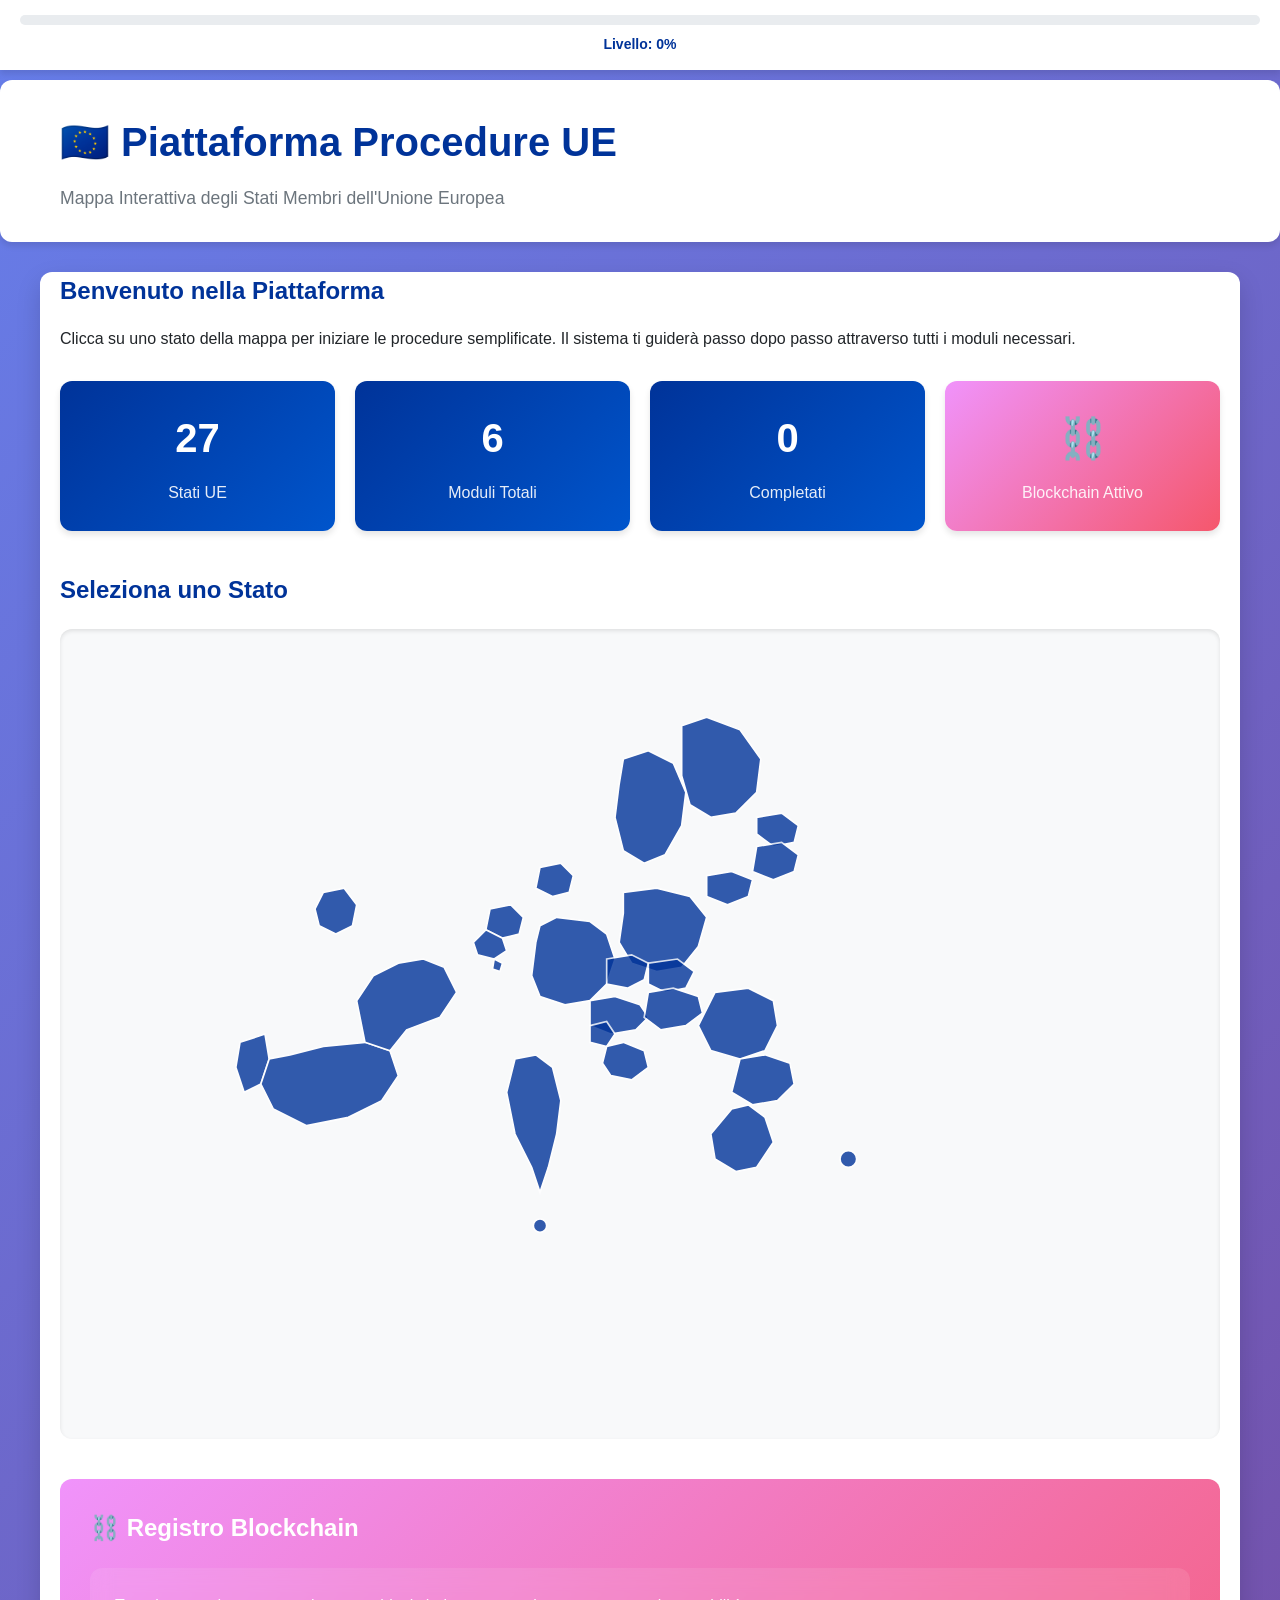
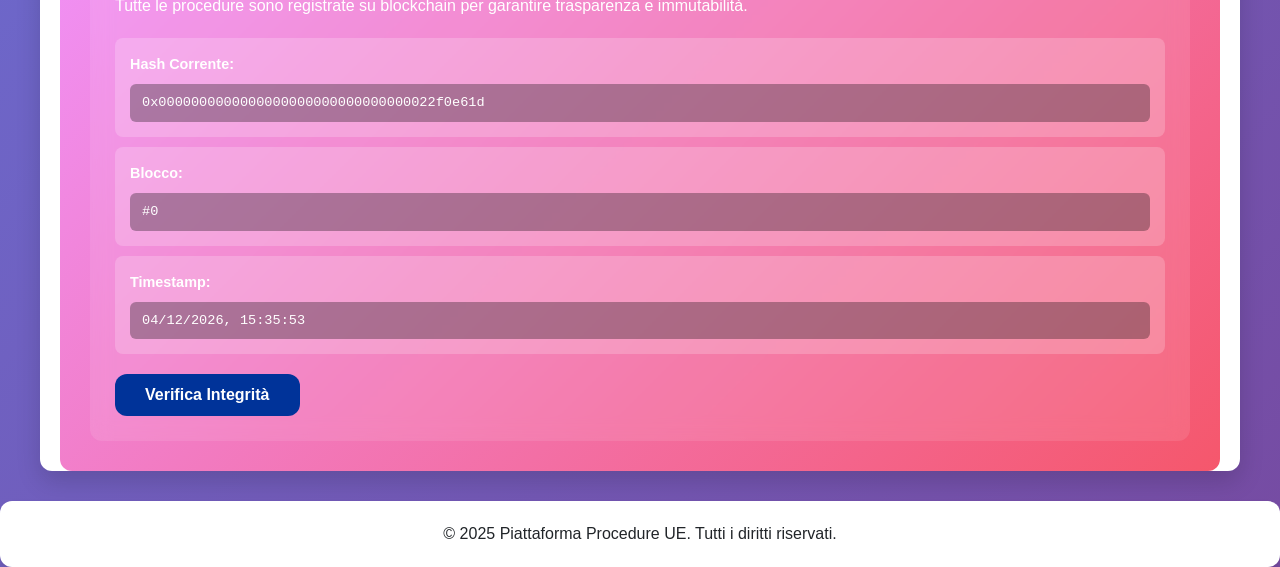
<file: index.html>
<!DOCTYPE html>
<html lang="it">
<head>
    <meta charset="UTF-8">
    <meta name="viewport" content="width=device-width, initial-scale=1.0">
    <title>Mappa Interattiva Stati UE - Piattaforma Procedure</title>
    <link rel="stylesheet" href="styles.css">
</head>
<body>
    <!-- Barra di Progresso Fissa -->
    <div class="progress-container" id="progressBar">
        <div class="progress-bar">
            <div class="progress-fill" id="progressFill"></div>
        </div>
        <div class="progress-text" id="progressText">Livello: 0%</div>
    </div>

    <!-- Header -->
    <header>
        <div class="container">
            <h1>🇪🇺 Piattaforma Procedure UE</h1>
            <p>Mappa Interattiva degli Stati Membri dell'Unione Europea</p>
        </div>
    </header>

    <!-- Contenuto Principale -->
    <main class="container">
        <section class="intro-section">
            <h2>Benvenuto nella Piattaforma</h2>
            <p>Clicca su uno stato della mappa per iniziare le procedure semplificate. Il sistema ti guiderà passo dopo passo attraverso tutti i moduli necessari.</p>
            <div class="stats-grid">
                <div class="stat-card">
                    <div class="stat-number">27</div>
                    <div class="stat-label">Stati UE</div>
                </div>
                <div class="stat-card">
                    <div class="stat-number" id="totalSteps">6</div>
                    <div class="stat-label">Moduli Totali</div>
                </div>
                <div class="stat-card">
                    <div class="stat-number" id="completedSteps">0</div>
                    <div class="stat-label">Completati</div>
                </div>
                <div class="stat-card blockchain-stat">
                    <div class="stat-icon">⛓️</div>
                    <div class="stat-label">Blockchain Attivo</div>
                </div>
            </div>
        </section>

        <!-- Mappa Interattiva UE -->
        <section class="map-section">
            <h2>Seleziona uno Stato</h2>
            <div class="map-container">
                <svg id="euMap" viewBox="0 0 1200 900" xmlns="http://www.w3.org/2000/svg">
                    <!-- Definizione stili SVG -->
                    <defs>
                        <filter id="glow">
                            <feGaussianBlur stdDeviation="3" result="coloredBlur"/>
                            <feMerge>
                                <feMergeNode in="coloredBlur"/>
                                <feMergeNode in="SourceGraphic"/>
                            </feMerge>
                        </filter>
                    </defs>

                    <!-- Stati UE (semplificati per rappresentazione) -->
                    <g id="countries">
                        <!-- Portogallo -->
                        <path id="PT" class="country" d="M 150,450 L 120,460 L 115,490 L 125,520 L 145,510 L 155,480 Z" data-name="Portogallo"/>

                        <!-- Spagna -->
                        <path id="ES" class="country" d="M 155,480 L 145,510 L 160,540 L 200,560 L 250,550 L 290,530 L 310,500 L 300,470 L 270,460 L 220,465 L 180,475 Z" data-name="Spagna"/>

                        <!-- Francia -->
                        <path id="FR" class="country" d="M 270,460 L 300,470 L 320,445 L 360,430 L 380,400 L 365,370 L 340,360 L 310,365 L 280,380 L 260,410 Z" data-name="Francia"/>

                        <!-- Italia -->
                        <path id="IT" class="country" d="M 450,480 L 440,520 L 450,570 L 470,610 L 480,640 L 490,610 L 500,570 L 505,530 L 495,490 L 475,475 Z" data-name="Italia"/>

                        <!-- Germania -->
                        <path id="DE" class="country" d="M 480,320 L 500,310 L 540,315 L 560,330 L 570,360 L 560,390 L 540,410 L 510,415 L 480,405 L 470,380 L 475,340 Z" data-name="Germania"/>

                        <!-- Polonia -->
                        <path id="PL" class="country" d="M 580,280 L 620,275 L 660,285 L 680,310 L 670,345 L 650,370 L 620,375 L 590,365 L 575,340 L 580,305 Z" data-name="Polonia"/>

                        <!-- Paesi Bassi -->
                        <path id="NL" class="country" d="M 420,300 L 445,295 L 460,310 L 455,330 L 435,335 L 415,325 Z" data-name="Paesi Bassi"/>

                        <!-- Belgio -->
                        <path id="BE" class="country" d="M 415,325 L 435,335 L 440,350 L 425,360 L 405,355 L 400,340 Z" data-name="Belgio"/>

                        <!-- Lussemburgo -->
                        <path id="LU" class="country" d="M 425,360 L 435,365 L 432,375 L 423,372 Z" data-name="Lussemburgo"/>

                        <!-- Austria -->
                        <path id="AT" class="country" d="M 540,410 L 570,405 L 600,415 L 610,430 L 595,445 L 565,450 L 540,440 Z" data-name="Austria"/>

                        <!-- Repubblica Ceca -->
                        <path id="CZ" class="country" d="M 560,360 L 590,355 L 610,365 L 605,385 L 585,395 L 560,390 Z" data-name="Rep. Ceca"/>

                        <!-- Slovacchia -->
                        <path id="SK" class="country" d="M 610,365 L 645,360 L 665,375 L 655,395 L 630,400 L 610,390 Z" data-name="Slovacchia"/>

                        <!-- Ungheria -->
                        <path id="HU" class="country" d="M 610,400 L 640,395 L 670,405 L 675,425 L 655,440 L 625,445 L 605,430 Z" data-name="Ungheria"/>

                        <!-- Slovenia -->
                        <path id="SI" class="country" d="M 540,440 L 560,435 L 570,450 L 560,465 L 540,460 Z" data-name="Slovenia"/>

                        <!-- Croazia -->
                        <path id="HR" class="country" d="M 560,465 L 580,460 L 605,470 L 610,490 L 590,505 L 565,500 L 555,485 Z" data-name="Croazia"/>

                        <!-- Romania -->
                        <path id="RO" class="country" d="M 690,400 L 730,395 L 760,410 L 765,440 L 750,470 L 720,480 L 685,470 L 670,440 Z" data-name="Romania"/>

                        <!-- Bulgaria -->
                        <path id="BG" class="country" d="M 720,480 L 750,475 L 780,485 L 785,510 L 765,530 L 735,535 L 710,520 Z" data-name="Bulgaria"/>

                        <!-- Grecia -->
                        <path id="GR" class="country" d="M 710,540 L 730,535 L 750,550 L 760,580 L 740,610 L 715,615 L 690,600 L 685,570 Z" data-name="Grecia"/>

                        <!-- Svezia -->
                        <path id="SE" class="country" d="M 580,120 L 610,110 L 640,125 L 655,160 L 650,200 L 630,235 L 605,245 L 580,230 L 570,190 L 575,150 Z" data-name="Svezia"/>

                        <!-- Finlandia -->
                        <path id="FI" class="country" d="M 650,80 L 680,70 L 720,85 L 745,120 L 740,160 L 715,185 L 685,190 L 660,175 L 650,140 Z" data-name="Finlandia"/>

                        <!-- Danimarca -->
                        <path id="DK" class="country" d="M 480,250 L 505,245 L 520,260 L 515,280 L 495,285 L 475,275 Z" data-name="Danimarca"/>

                        <!-- Estonia -->
                        <path id="EE" class="country" d="M 740,190 L 770,185 L 790,200 L 785,220 L 760,225 L 740,210 Z" data-name="Estonia"/>

                        <!-- Lettonia -->
                        <path id="LV" class="country" d="M 740,225 L 770,220 L 790,235 L 785,255 L 760,265 L 735,255 Z" data-name="Lettonia"/>

                        <!-- Lituania -->
                        <path id="LT" class="country" d="M 680,260 L 710,255 L 735,265 L 730,285 L 705,295 L 680,285 Z" data-name="Lituania"/>

                        <!-- Irlanda -->
                        <path id="IE" class="country" d="M 220,280 L 245,275 L 260,295 L 255,320 L 235,330 L 215,320 L 210,300 Z" data-name="Irlanda"/>

                        <!-- Malta -->
                        <circle id="MT" class="country" cx="480" cy="680" r="8" data-name="Malta"/>

                        <!-- Cipro -->
                        <circle id="CY" class="country" cx="850" cy="600" r="10" data-name="Cipro"/>
                    </g>
                </svg>
            </div>

            <!-- Info Stato Selezionato -->
            <div class="country-info" id="countryInfo" style="display: none;">
                <h3 id="countryName"></h3>
                <p id="countryDescription"></p>
                <button class="btn-primary" id="startProcedure">Inizia Procedura</button>
            </div>
        </section>

        <!-- Sezione Blockchain -->
        <section class="blockchain-section">
            <h2>⛓️ Registro Blockchain</h2>
            <div class="blockchain-container">
                <div class="blockchain-info">
                    <p>Tutte le procedure sono registrate su blockchain per garantire trasparenza e immutabilità.</p>
                    <div class="blockchain-stats">
                        <div class="blockchain-item">
                            <strong>Hash Corrente:</strong>
                            <code id="currentHash">0x0000000000000000000000000000000000000000</code>
                        </div>
                        <div class="blockchain-item">
                            <strong>Blocco:</strong>
                            <code id="blockNumber">#0</code>
                        </div>
                        <div class="blockchain-item">
                            <strong>Timestamp:</strong>
                            <code id="timestamp">-</code>
                        </div>
                    </div>
                </div>
                <button class="btn-secondary" id="verifyBlockchain">Verifica Integrità</button>
            </div>
        </section>
    </main>

    <!-- Footer -->
    <footer>
        <div class="container">
            <p>&copy; 2025 Piattaforma Procedure UE. Tutti i diritti riservati.</p>
        </div>
    </footer>

    <script src="script.js"></script>
</body>
</html>
</file>
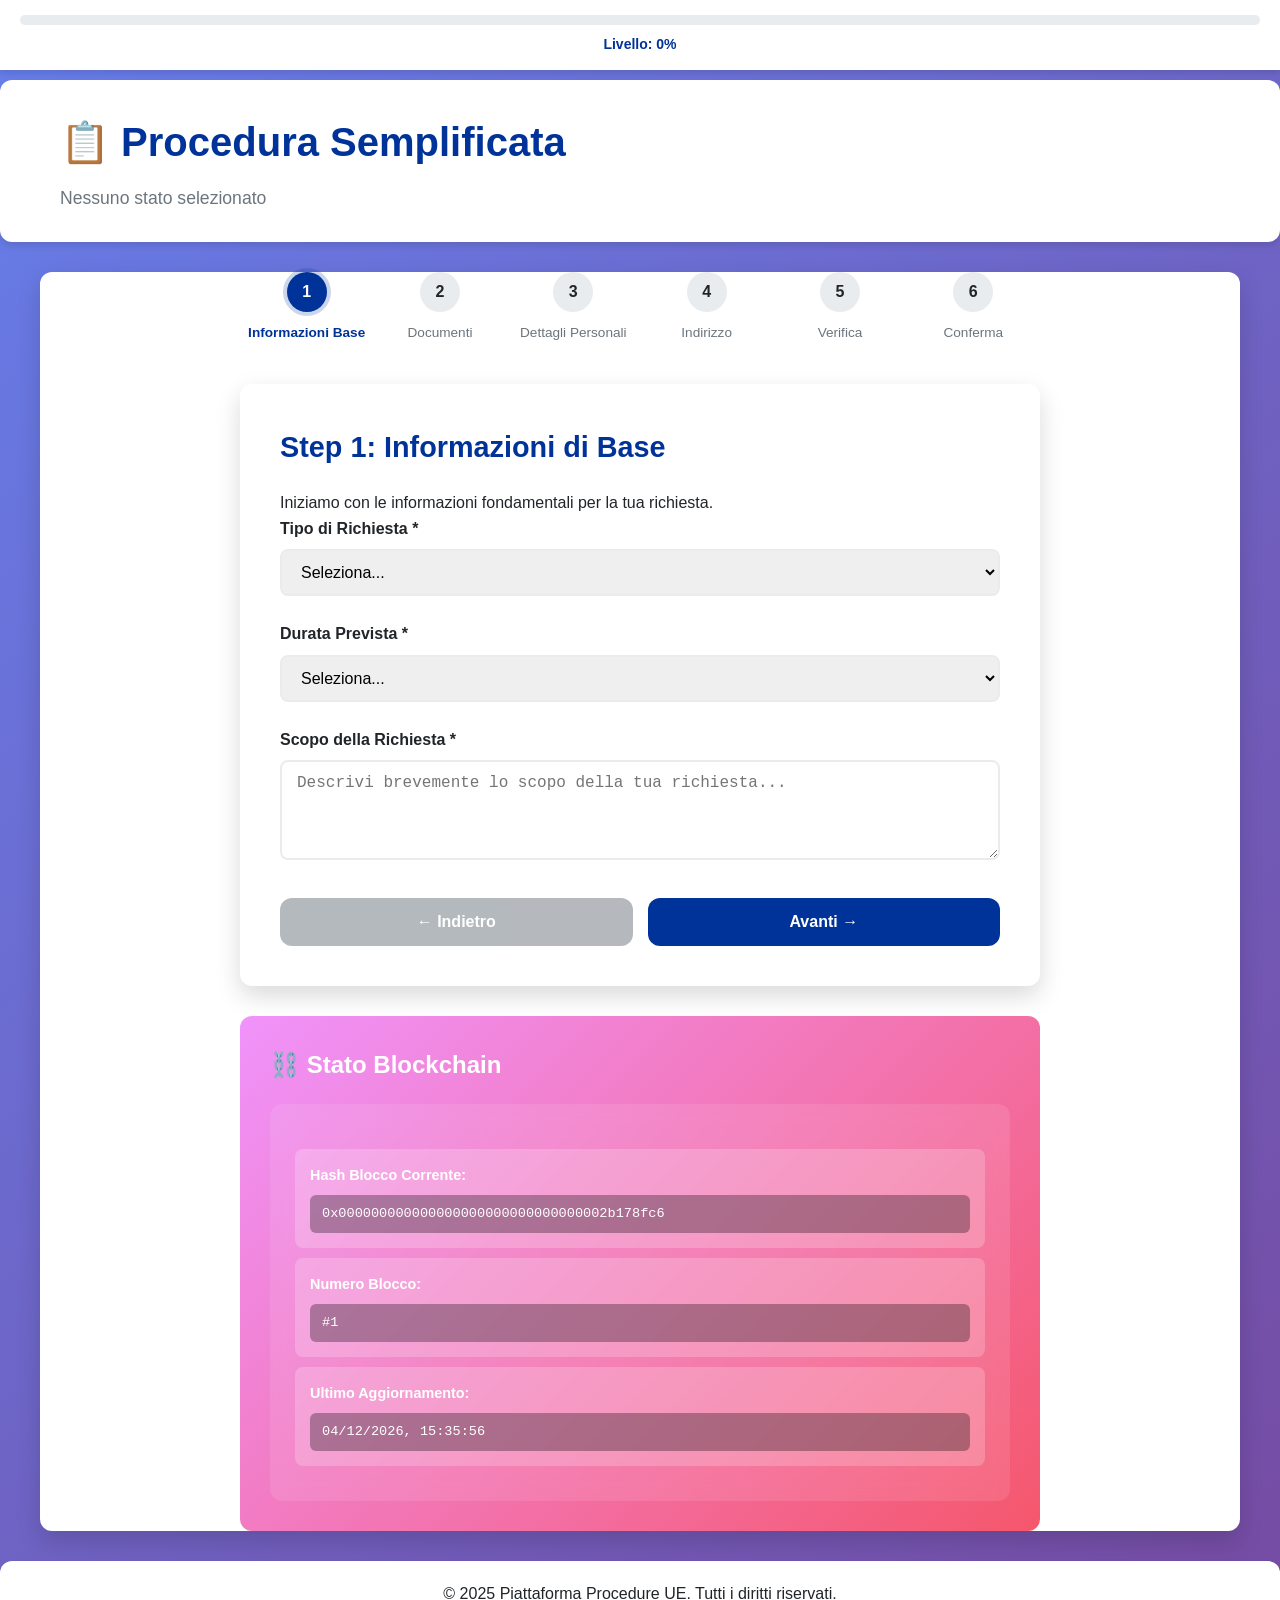
<file: procedura.html>
<!DOCTYPE html>
<html lang="it">
<head>
    <meta charset="UTF-8">
    <meta name="viewport" content="width=device-width, initial-scale=1.0">
    <title>Procedura - Piattaforma UE</title>
    <link rel="stylesheet" href="styles.css">
</head>
<body>
    <!-- Barra di Progresso Fissa -->
    <div class="progress-container" id="progressBar">
        <div class="progress-bar">
            <div class="progress-fill" id="progressFill"></div>
        </div>
        <div class="progress-text" id="progressText">Livello: 0%</div>
    </div>

    <!-- Header -->
    <header>
        <div class="container">
            <h1>📋 Procedura Semplificata</h1>
            <p id="selectedCountry">Stato: Caricamento...</p>
        </div>
    </header>

    <!-- Contenuto Principale -->
    <main class="container">
        <div class="procedure-container">
            <!-- Indicatore Step -->
            <div class="step-indicator" id="stepIndicator">
                <div class="step-indicator-item active" data-step="0">
                    <div class="step-dot">1</div>
                    <div class="step-label">Informazioni Base</div>
                </div>
                <div class="step-indicator-item" data-step="1">
                    <div class="step-dot">2</div>
                    <div class="step-label">Documenti</div>
                </div>
                <div class="step-indicator-item" data-step="2">
                    <div class="step-dot">3</div>
                    <div class="step-label">Dettagli Personali</div>
                </div>
                <div class="step-indicator-item" data-step="3">
                    <div class="step-dot">4</div>
                    <div class="step-label">Indirizzo</div>
                </div>
                <div class="step-indicator-item" data-step="4">
                    <div class="step-dot">5</div>
                    <div class="step-label">Verifica</div>
                </div>
                <div class="step-indicator-item" data-step="5">
                    <div class="step-dot">6</div>
                    <div class="step-label">Conferma</div>
                </div>
            </div>

            <!-- Container Step -->
            <div class="step-container">
                <!-- Step 1: Informazioni Base -->
                <div class="step active" id="step0">
                    <h2>Step 1: Informazioni di Base</h2>
                    <p>Iniziamo con le informazioni fondamentali per la tua richiesta.</p>

                    <div class="form-group">
                        <label for="requestType">Tipo di Richiesta *</label>
                        <select id="requestType" required>
                            <option value="">Seleziona...</option>
                            <option value="visa">Visto</option>
                            <option value="residence">Permesso di Soggiorno</option>
                            <option value="work">Permesso di Lavoro</option>
                            <option value="study">Visto di Studio</option>
                            <option value="business">Visto Business</option>
                            <option value="family">Ricongiungimento Familiare</option>
                        </select>
                    </div>

                    <div class="form-group">
                        <label for="duration">Durata Prevista *</label>
                        <select id="duration" required>
                            <option value="">Seleziona...</option>
                            <option value="short">Breve termine (fino a 90 giorni)</option>
                            <option value="medium">Medio termine (90 giorni - 1 anno)</option>
                            <option value="long">Lungo termine (oltre 1 anno)</option>
                            <option value="permanent">Permanente</option>
                        </select>
                    </div>

                    <div class="form-group">
                        <label for="purpose">Scopo della Richiesta *</label>
                        <textarea id="purpose" required placeholder="Descrivi brevemente lo scopo della tua richiesta..."></textarea>
                    </div>
                </div>

                <!-- Step 2: Documenti -->
                <div class="step" id="step1">
                    <h2>Step 2: Documenti Necessari</h2>
                    <p>Carica i documenti richiesti per la tua procedura.</p>

                    <div class="form-group">
                        <label for="passport">Numero Passaporto *</label>
                        <input type="text" id="passport" required placeholder="ES: AB1234567">
                    </div>

                    <div class="form-group">
                        <label for="passportExpiry">Data Scadenza Passaporto *</label>
                        <input type="date" id="passportExpiry" required>
                    </div>

                    <div class="form-group">
                        <label for="nationality">Nazionalità *</label>
                        <input type="text" id="nationality" required placeholder="ES: Italiana">
                    </div>

                    <div class="form-group">
                        <label for="documentNotes">Note sui Documenti</label>
                        <textarea id="documentNotes" placeholder="Eventuali note aggiuntive sui documenti..."></textarea>
                    </div>
                </div>

                <!-- Step 3: Dettagli Personali -->
                <div class="step" id="step2">
                    <h2>Step 3: Dettagli Personali</h2>
                    <p>Fornisci i tuoi dati personali.</p>

                    <div class="form-group">
                        <label for="firstName">Nome *</label>
                        <input type="text" id="firstName" required placeholder="Mario">
                    </div>

                    <div class="form-group">
                        <label for="lastName">Cognome *</label>
                        <input type="text" id="lastName" required placeholder="Rossi">
                    </div>

                    <div class="form-group">
                        <label for="birthDate">Data di Nascita *</label>
                        <input type="date" id="birthDate" required>
                    </div>

                    <div class="form-group">
                        <label for="birthPlace">Luogo di Nascita *</label>
                        <input type="text" id="birthPlace" required placeholder="Roma, Italia">
                    </div>

                    <div class="form-group">
                        <label for="gender">Sesso *</label>
                        <select id="gender" required>
                            <option value="">Seleziona...</option>
                            <option value="M">Maschile</option>
                            <option value="F">Femminile</option>
                            <option value="O">Altro</option>
                        </select>
                    </div>
                </div>

                <!-- Step 4: Indirizzo -->
                <div class="step" id="step3">
                    <h2>Step 4: Indirizzo e Contatti</h2>
                    <p>Dove possiamo contattarti?</p>

                    <div class="form-group">
                        <label for="address">Indirizzo *</label>
                        <input type="text" id="address" required placeholder="Via Roma, 123">
                    </div>

                    <div class="form-group">
                        <label for="city">Città *</label>
                        <input type="text" id="city" required placeholder="Milano">
                    </div>

                    <div class="form-group">
                        <label for="postalCode">CAP *</label>
                        <input type="text" id="postalCode" required placeholder="20100">
                    </div>

                    <div class="form-group">
                        <label for="country">Paese *</label>
                        <input type="text" id="country" required placeholder="Italia">
                    </div>

                    <div class="form-group">
                        <label for="email">Email *</label>
                        <input type="email" id="email" required placeholder="mario.rossi@example.com">
                    </div>

                    <div class="form-group">
                        <label for="phone">Telefono *</label>
                        <input type="tel" id="phone" required placeholder="+39 123 456 7890">
                    </div>
                </div>

                <!-- Step 5: Verifica -->
                <div class="step" id="step4">
                    <h2>Step 5: Verifica Dati</h2>
                    <p>Controlla attentamente tutti i dati inseriti prima di procedere.</p>

                    <div id="summaryContent" style="background: #f8f9fa; padding: 25px; border-radius: 12px; margin: 20px 0;">
                        <!-- Il contenuto verrà inserito dinamicamente -->
                    </div>

                    <div class="form-group">
                        <label>
                            <input type="checkbox" id="termsAccept" required>
                            Accetto i termini e le condizioni della procedura *
                        </label>
                    </div>

                    <div class="form-group">
                        <label>
                            <input type="checkbox" id="dataAccept" required>
                            Confermo che tutti i dati inseriti sono corretti *
                        </label>
                    </div>
                </div>

                <!-- Step 6: Conferma -->
                <div class="step" id="step5">
                    <div class="success-message">
                        <div class="success-icon">✅</div>
                        <h2>Procedura Completata!</h2>
                        <p>La tua richiesta è stata registrata con successo nella blockchain.</p>

                        <div style="background: rgba(255,255,255,0.2); padding: 20px; border-radius: 12px; margin: 30px 0;">
                            <h3>Dettagli Transazione Blockchain</h3>
                            <div style="margin: 15px 0;">
                                <strong>Hash Transazione:</strong><br>
                                <code id="txHash" style="background: rgba(0,0,0,0.3); padding: 10px; display: block; margin-top: 5px; border-radius: 6px; word-break: break-all;"></code>
                            </div>
                            <div style="margin: 15px 0;">
                                <strong>Blocco:</strong>
                                <code id="blockNum" style="background: rgba(0,0,0,0.3); padding: 10px; display: inline-block; margin-left: 10px; border-radius: 6px;"></code>
                            </div>
                            <div style="margin: 15px 0;">
                                <strong>Timestamp:</strong>
                                <code id="txTimestamp" style="background: rgba(0,0,0,0.3); padding: 10px; display: inline-block; margin-left: 10px; border-radius: 6px;"></code>
                            </div>
                        </div>

                        <p style="margin-top: 30px;">Riceverai una email di conferma all'indirizzo fornito.</p>
                        <button class="btn-primary" onclick="window.location.href='index.html'" style="margin-top: 20px; padding: 15px 40px; font-size: 1.1rem;">
                            Torna alla Home
                        </button>
                    </div>
                </div>

                <!-- Pulsanti Navigazione -->
                <div class="navigation-buttons">
                    <button class="btn-nav btn-prev" id="prevBtn" onclick="changeStep(-1)">
                        ← Indietro
                    </button>
                    <button class="btn-nav btn-next" id="nextBtn" onclick="changeStep(1)">
                        Avanti →
                    </button>
                </div>
            </div>

            <!-- Sezione Blockchain Info -->
            <div class="blockchain-section" style="margin-top: 30px;">
                <h2>⛓️ Stato Blockchain</h2>
                <div class="blockchain-container">
                    <div class="blockchain-stats">
                        <div class="blockchain-item">
                            <strong>Hash Blocco Corrente:</strong>
                            <code id="currentBlockHash">-</code>
                        </div>
                        <div class="blockchain-item">
                            <strong>Numero Blocco:</strong>
                            <code id="currentBlockNumber">-</code>
                        </div>
                        <div class="blockchain-item">
                            <strong>Ultimo Aggiornamento:</strong>
                            <code id="lastUpdate">-</code>
                        </div>
                    </div>
                </div>
            </div>
        </div>
    </main>

    <!-- Footer -->
    <footer>
        <div class="container">
            <p>&copy; 2025 Piattaforma Procedure UE. Tutti i diritti riservati.</p>
        </div>
    </footer>

    <script src="procedura.js"></script>
</body>
</html>
</file>
<file: styles.css>
/* Reset e Variabili */
:root {
    --primary-color: #003399;
    --secondary-color: #ffcc00;
    --success-color: #28a745;
    --danger-color: #dc3545;
    --light-bg: #f8f9fa;
    --dark-text: #212529;
    --border-radius: 12px;
    --transition: all 0.3s ease;
    --shadow: 0 4px 6px rgba(0, 0, 0, 0.1);
    --shadow-lg: 0 10px 25px rgba(0, 0, 0, 0.15);
}

* {
    margin: 0;
    padding: 0;
    box-sizing: border-box;
}

body {
    font-family: 'Segoe UI', Tahoma, Geneva, Verdana, sans-serif;
    line-height: 1.6;
    color: var(--dark-text);
    background: linear-gradient(135deg, #667eea 0%, #764ba2 100%);
    min-height: 100vh;
    padding-top: 80px;
}

.container {
    max-width: 1200px;
    margin: 0 auto;
    padding: 0 20px;
}

/* Barra di Progresso Fissa */
.progress-container {
    position: fixed;
    top: 0;
    left: 0;
    right: 0;
    background: white;
    box-shadow: var(--shadow);
    z-index: 1000;
    padding: 15px 20px;
}

.progress-bar {
    width: 100%;
    height: 10px;
    background: #e9ecef;
    border-radius: 5px;
    overflow: hidden;
    margin-bottom: 8px;
}

.progress-fill {
    height: 100%;
    background: linear-gradient(90deg, var(--primary-color), var(--secondary-color));
    width: 0%;
    transition: width 0.5s ease;
    border-radius: 5px;
}

.progress-text {
    text-align: center;
    font-weight: 600;
    color: var(--primary-color);
    font-size: 14px;
}

/* Header */
header {
    background: white;
    padding: 30px 0;
    margin-bottom: 30px;
    box-shadow: var(--shadow);
    border-radius: var(--border-radius);
}

header h1 {
    color: var(--primary-color);
    margin-bottom: 10px;
    font-size: 2.5rem;
}

header p {
    color: #6c757d;
    font-size: 1.1rem;
}

/* Main Content */
main {
    background: white;
    border-radius: var(--border-radius);
    padding: 40px;
    margin-bottom: 30px;
    box-shadow: var(--shadow-lg);
}

/* Intro Section */
.intro-section {
    margin-bottom: 40px;
}

.intro-section h2 {
    color: var(--primary-color);
    margin-bottom: 15px;
}

.stats-grid {
    display: grid;
    grid-template-columns: repeat(auto-fit, minmax(200px, 1fr));
    gap: 20px;
    margin-top: 30px;
}

.stat-card {
    background: linear-gradient(135deg, var(--primary-color), #0055cc);
    color: white;
    padding: 25px;
    border-radius: var(--border-radius);
    text-align: center;
    box-shadow: var(--shadow);
    transition: var(--transition);
}

.stat-card:hover {
    transform: translateY(-5px);
    box-shadow: var(--shadow-lg);
}

.stat-number {
    font-size: 2.5rem;
    font-weight: bold;
    margin-bottom: 10px;
}

.stat-label {
    font-size: 1rem;
    opacity: 0.9;
}

.stat-icon {
    font-size: 2.5rem;
    margin-bottom: 10px;
}

.blockchain-stat {
    background: linear-gradient(135deg, #f093fb 0%, #f5576c 100%);
}

/* Map Section */
.map-section {
    margin-bottom: 40px;
}

.map-section h2 {
    color: var(--primary-color);
    margin-bottom: 20px;
}

.map-container {
    background: #f8f9fa;
    border-radius: var(--border-radius);
    padding: 30px;
    box-shadow: inset 0 2px 4px rgba(0, 0, 0, 0.1);
}

#euMap {
    width: 100%;
    height: auto;
    max-width: 1000px;
    margin: 0 auto;
    display: block;
}

.country {
    fill: var(--primary-color);
    stroke: white;
    stroke-width: 2;
    cursor: pointer;
    transition: var(--transition);
    opacity: 0.8;
}

.country:hover {
    fill: var(--secondary-color);
    opacity: 1;
    filter: url(#glow);
    transform: scale(1.02);
}

.country.selected {
    fill: var(--success-color);
    opacity: 1;
    filter: url(#glow);
}

/* Country Info */
.country-info {
    background: linear-gradient(135deg, #667eea 0%, #764ba2 100%);
    color: white;
    padding: 30px;
    border-radius: var(--border-radius);
    margin-top: 30px;
    box-shadow: var(--shadow-lg);
    animation: slideDown 0.3s ease;
}

@keyframes slideDown {
    from {
        opacity: 0;
        transform: translateY(-20px);
    }
    to {
        opacity: 1;
        transform: translateY(0);
    }
}

.country-info h3 {
    font-size: 2rem;
    margin-bottom: 15px;
}

.country-info p {
    font-size: 1.1rem;
    margin-bottom: 20px;
    line-height: 1.8;
}

/* Buttons */
.btn-primary,
.btn-secondary {
    padding: 12px 30px;
    border: none;
    border-radius: var(--border-radius);
    font-size: 1rem;
    font-weight: 600;
    cursor: pointer;
    transition: var(--transition);
    display: inline-block;
    text-decoration: none;
}

.btn-primary {
    background: white;
    color: var(--primary-color);
}

.btn-primary:hover {
    background: var(--secondary-color);
    color: var(--dark-text);
    transform: translateY(-2px);
    box-shadow: var(--shadow);
}

.btn-secondary {
    background: var(--primary-color);
    color: white;
}

.btn-secondary:hover {
    background: #0055cc;
    transform: translateY(-2px);
    box-shadow: var(--shadow);
}

/* Blockchain Section */
.blockchain-section {
    background: linear-gradient(135deg, #f093fb 0%, #f5576c 100%);
    padding: 30px;
    border-radius: var(--border-radius);
    color: white;
    margin-bottom: 30px;
}

.blockchain-section h2 {
    margin-bottom: 20px;
}

.blockchain-container {
    background: rgba(255, 255, 255, 0.1);
    padding: 25px;
    border-radius: var(--border-radius);
    backdrop-filter: blur(10px);
}

.blockchain-info {
    margin-bottom: 20px;
}

.blockchain-stats {
    margin-top: 20px;
}

.blockchain-item {
    background: rgba(255, 255, 255, 0.2);
    padding: 15px;
    border-radius: 8px;
    margin-bottom: 10px;
}

.blockchain-item strong {
    display: block;
    margin-bottom: 8px;
    font-size: 0.9rem;
}

.blockchain-item code {
    background: rgba(0, 0, 0, 0.3);
    padding: 8px 12px;
    border-radius: 6px;
    display: block;
    font-family: 'Courier New', monospace;
    font-size: 0.85rem;
    word-break: break-all;
}

/* Footer */
footer {
    background: white;
    padding: 20px 0;
    text-align: center;
    border-radius: var(--border-radius);
    box-shadow: var(--shadow);
}

/* Procedure Page Styles */
.procedure-container {
    max-width: 800px;
    margin: 0 auto;
}

.step-container {
    background: white;
    padding: 40px;
    border-radius: var(--border-radius);
    box-shadow: var(--shadow-lg);
    margin-bottom: 30px;
}

.step {
    display: none;
    animation: fadeIn 0.5s ease;
}

.step.active {
    display: block;
}

@keyframes fadeIn {
    from {
        opacity: 0;
        transform: translateX(20px);
    }
    to {
        opacity: 1;
        transform: translateX(0);
    }
}

.step h2 {
    color: var(--primary-color);
    margin-bottom: 20px;
    font-size: 1.8rem;
}

.form-group {
    margin-bottom: 25px;
}

.form-group label {
    display: block;
    margin-bottom: 8px;
    font-weight: 600;
    color: var(--dark-text);
}

.form-group input,
.form-group select,
.form-group textarea {
    width: 100%;
    padding: 12px 15px;
    border: 2px solid #e9ecef;
    border-radius: 8px;
    font-size: 1rem;
    transition: var(--transition);
}

.form-group input:focus,
.form-group select:focus,
.form-group textarea:focus {
    outline: none;
    border-color: var(--primary-color);
    box-shadow: 0 0 0 3px rgba(0, 51, 153, 0.1);
}

.form-group textarea {
    resize: vertical;
    min-height: 100px;
}

.navigation-buttons {
    display: flex;
    justify-content: space-between;
    margin-top: 30px;
    gap: 15px;
}

.btn-nav {
    flex: 1;
    padding: 15px 30px;
    border: none;
    border-radius: var(--border-radius);
    font-size: 1rem;
    font-weight: 600;
    cursor: pointer;
    transition: var(--transition);
}

.btn-prev {
    background: #6c757d;
    color: white;
}

.btn-prev:hover:not(:disabled) {
    background: #5a6268;
    transform: translateY(-2px);
}

.btn-next {
    background: var(--primary-color);
    color: white;
}

.btn-next:hover:not(:disabled) {
    background: #0055cc;
    transform: translateY(-2px);
}

.btn-nav:disabled {
    opacity: 0.5;
    cursor: not-allowed;
}

.step-indicator {
    display: flex;
    justify-content: space-between;
    margin-bottom: 40px;
    position: relative;
}

.step-indicator::before {
    content: '';
    position: absolute;
    top: 20px;
    left: 0;
    right: 0;
    height: 4px;
    background: #e9ecef;
    z-index: -1;
}

.step-indicator-item {
    flex: 1;
    text-align: center;
    position: relative;
}

.step-dot {
    width: 40px;
    height: 40px;
    border-radius: 50%;
    background: #e9ecef;
    margin: 0 auto 10px;
    display: flex;
    align-items: center;
    justify-content: center;
    font-weight: bold;
    transition: var(--transition);
}

.step-indicator-item.completed .step-dot {
    background: var(--success-color);
    color: white;
}

.step-indicator-item.active .step-dot {
    background: var(--primary-color);
    color: white;
    box-shadow: 0 0 0 4px rgba(0, 51, 153, 0.2);
}

.step-label {
    font-size: 0.85rem;
    color: #6c757d;
}

.step-indicator-item.active .step-label {
    color: var(--primary-color);
    font-weight: 600;
}

/* Success Message */
.success-message {
    background: linear-gradient(135deg, #11998e 0%, #38ef7d 100%);
    color: white;
    padding: 40px;
    border-radius: var(--border-radius);
    text-align: center;
    box-shadow: var(--shadow-lg);
}

.success-message h2 {
    font-size: 2.5rem;
    margin-bottom: 20px;
}

.success-icon {
    font-size: 5rem;
    margin-bottom: 20px;
}

/* Responsive Design */
@media (max-width: 768px) {
    header h1 {
        font-size: 1.8rem;
    }

    .stats-grid {
        grid-template-columns: 1fr;
    }

    main {
        padding: 20px;
    }

    .step-container {
        padding: 25px;
    }

    .navigation-buttons {
        flex-direction: column;
    }

    .step-indicator {
        flex-wrap: wrap;
    }

    .step-indicator-item {
        flex: 0 0 50%;
        margin-bottom: 20px;
    }
}

/* Animations */
@keyframes pulse {
    0%, 100% {
        transform: scale(1);
    }
    50% {
        transform: scale(1.05);
    }
}

.pulse {
    animation: pulse 2s infinite;
}

/* Loading Spinner */
.spinner {
    border: 4px solid rgba(255, 255, 255, 0.3);
    border-radius: 50%;
    border-top: 4px solid white;
    width: 40px;
    height: 40px;
    animation: spin 1s linear infinite;
    margin: 20px auto;
}

@keyframes spin {
    0% { transform: rotate(0deg); }
    100% { transform: rotate(360deg); }
}
</file>
